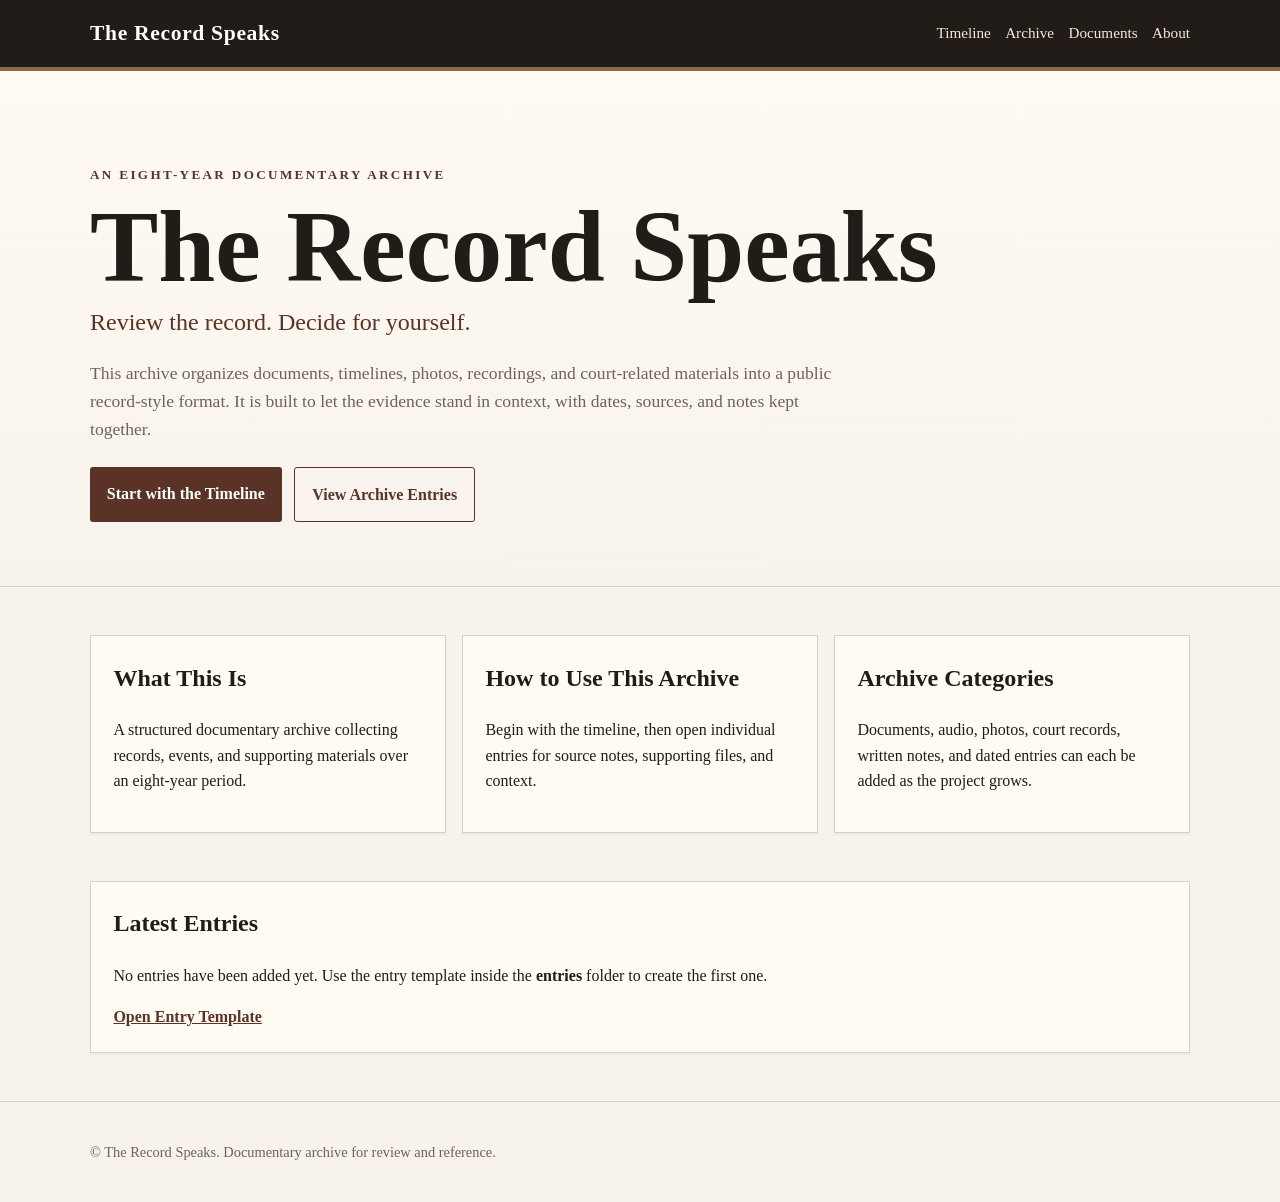
<file: index.html>
<!DOCTYPE html>
<html lang="en">
<head>
  <meta charset="UTF-8" />
  <meta name="viewport" content="width=device-width, initial-scale=1.0" />
  <title>The Record Speaks</title>
  <link rel="stylesheet" href="assets/css/style.css" />
</head>
<body>
  <header class="site-header">
    <div class="container nav-wrap">
      <a class="brand" href="index.html">The Record Speaks</a>
      <nav>
        <a href="timeline.html">Timeline</a>
        <a href="archive.html">Archive</a>
        <a href="documents.html">Documents</a>
        <a href="about.html">About</a>
      </nav>
    </div>
  </header>

  <main>
    <section class="hero">
      <div class="container">
        <p class="eyebrow">An Eight-Year Documentary Archive</p>
        <h1>The Record Speaks</h1>
        <p class="tagline">Review the record. Decide for yourself.</p>
        <p class="intro">This archive organizes documents, timelines, photos, recordings, and court-related materials into a public record-style format. It is built to let the evidence stand in context, with dates, sources, and notes kept together.</p>
        <div class="button-row">
          <a class="button" href="timeline.html">Start with the Timeline</a>
          <a class="button secondary" href="archive.html">View Archive Entries</a>
        </div>
      </div>
    </section>

    <section class="container grid-section">
      <article class="card">
        <h2>What This Is</h2>
        <p>A structured documentary archive collecting records, events, and supporting materials over an eight-year period.</p>
      </article>
      <article class="card">
        <h2>How to Use This Archive</h2>
        <p>Begin with the timeline, then open individual entries for source notes, supporting files, and context.</p>
      </article>
      <article class="card">
        <h2>Archive Categories</h2>
        <p>Documents, audio, photos, court records, written notes, and dated entries can each be added as the project grows.</p>
      </article>
    </section>

    <section class="container callout">
      <h2>Latest Entries</h2>
      <p>No entries have been added yet. Use the entry template inside the <strong>entries</strong> folder to create the first one.</p>
      <a href="entries/template.html">Open Entry Template</a>
    </section>
  </main>

  <footer>
    <div class="container">
      <p>© The Record Speaks. Documentary archive for review and reference.</p>
    </div>
  </footer>
</body>
</html>
</file>
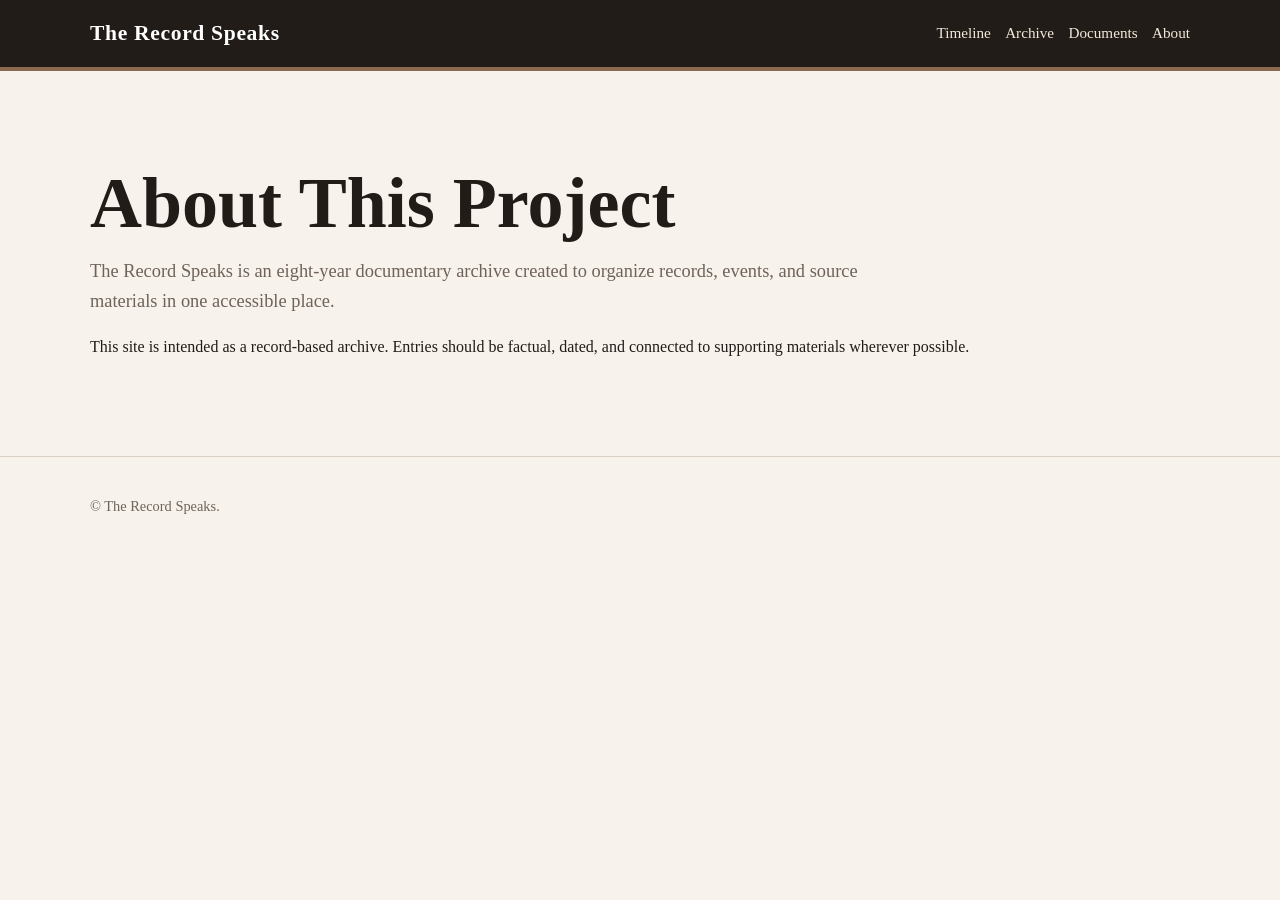
<file: about.html>
<!DOCTYPE html><html lang="en"><head><meta charset="UTF-8"><meta name="viewport" content="width=device-width, initial-scale=1.0"><title>About | The Record Speaks</title><link rel="stylesheet" href="assets/css/style.css"></head><body><header class="site-header"><div class="container nav-wrap"><a class="brand" href="index.html">The Record Speaks</a><nav><a href="timeline.html">Timeline</a><a href="archive.html">Archive</a><a href="documents.html">Documents</a><a href="about.html">About</a></nav></div></header><main class="container page"><h1>About This Project</h1><p class="lead">The Record Speaks is an eight-year documentary archive created to organize records, events, and source materials in one accessible place.</p><p>This site is intended as a record-based archive. Entries should be factual, dated, and connected to supporting materials wherever possible.</p></main><footer><div class="container"><p>© The Record Speaks.</p></div></footer></body></html>
</file>
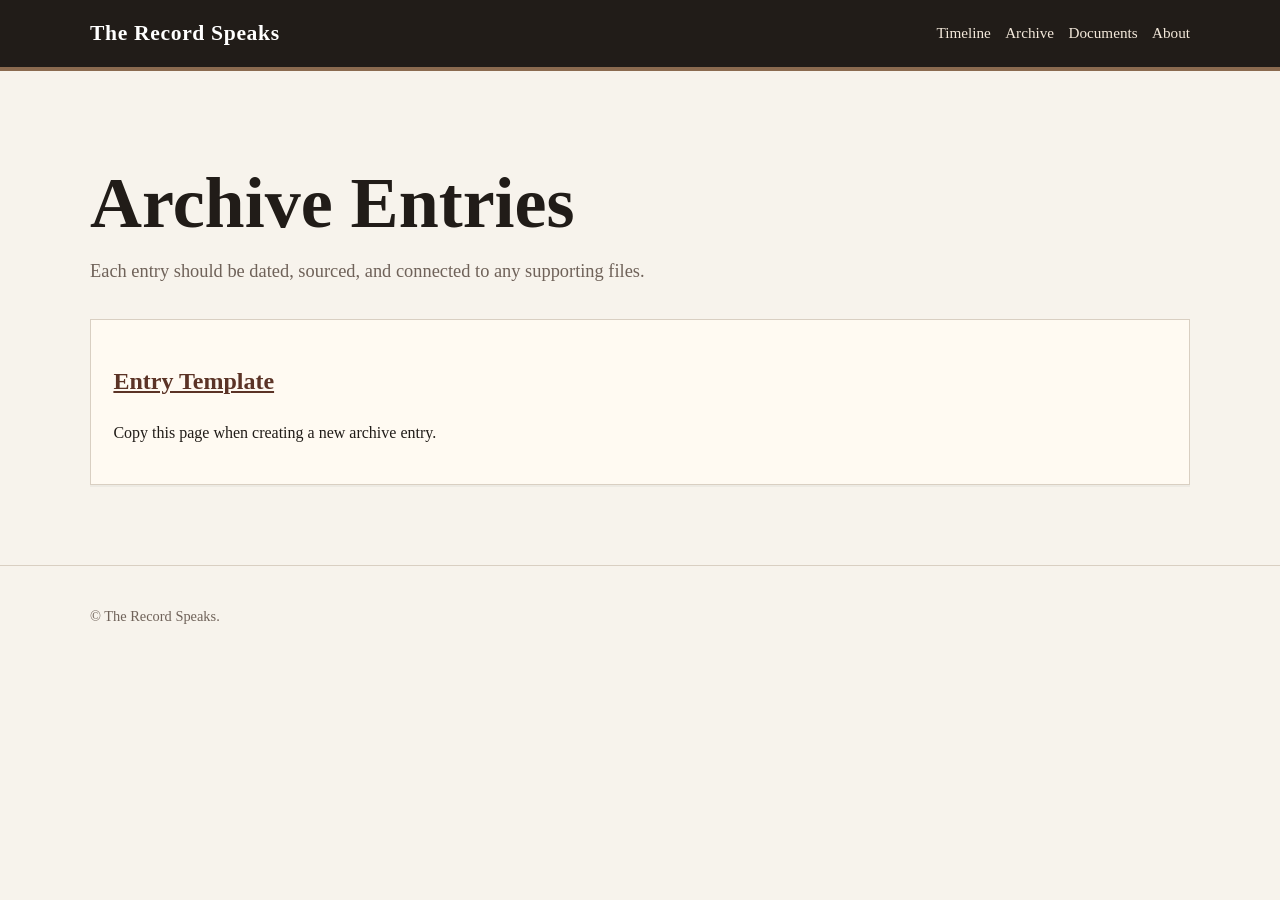
<file: archive.html>
<!DOCTYPE html><html lang="en"><head><meta charset="UTF-8"><meta name="viewport" content="width=device-width, initial-scale=1.0"><title>Archive | The Record Speaks</title><link rel="stylesheet" href="assets/css/style.css"></head><body><header class="site-header"><div class="container nav-wrap"><a class="brand" href="index.html">The Record Speaks</a><nav><a href="timeline.html">Timeline</a><a href="archive.html">Archive</a><a href="documents.html">Documents</a><a href="about.html">About</a></nav></div></header><main class="container page"><h1>Archive Entries</h1><p class="lead">Each entry should be dated, sourced, and connected to any supporting files.</p><div class="entry-list"><article><h2><a href="entries/template.html">Entry Template</a></h2><p>Copy this page when creating a new archive entry.</p></article></div></main><footer><div class="container"><p>© The Record Speaks.</p></div></footer></body></html>
</file>
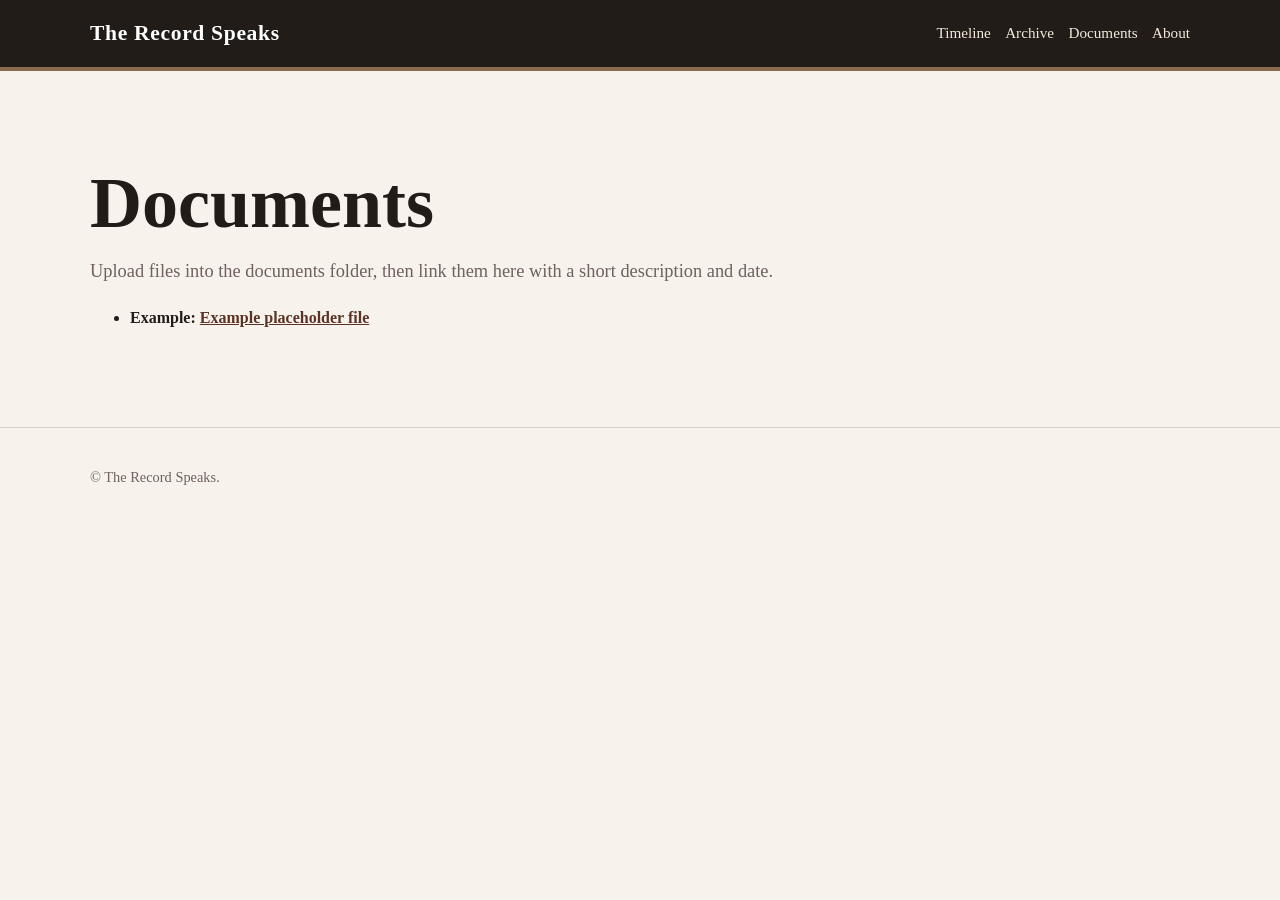
<file: documents.html>
<!DOCTYPE html><html lang="en"><head><meta charset="UTF-8"><meta name="viewport" content="width=device-width, initial-scale=1.0"><title>Documents | The Record Speaks</title><link rel="stylesheet" href="assets/css/style.css"></head><body><header class="site-header"><div class="container nav-wrap"><a class="brand" href="index.html">The Record Speaks</a><nav><a href="timeline.html">Timeline</a><a href="archive.html">Archive</a><a href="documents.html">Documents</a><a href="about.html">About</a></nav></div></header><main class="container page"><h1>Documents</h1><p class="lead">Upload files into the documents folder, then link them here with a short description and date.</p><ul class="file-list"><li><strong>Example:</strong> <a href="documents/example-placeholder.txt">Example placeholder file</a></li></ul></main><footer><div class="container"><p>© The Record Speaks.</p></div></footer></body></html>
</file>
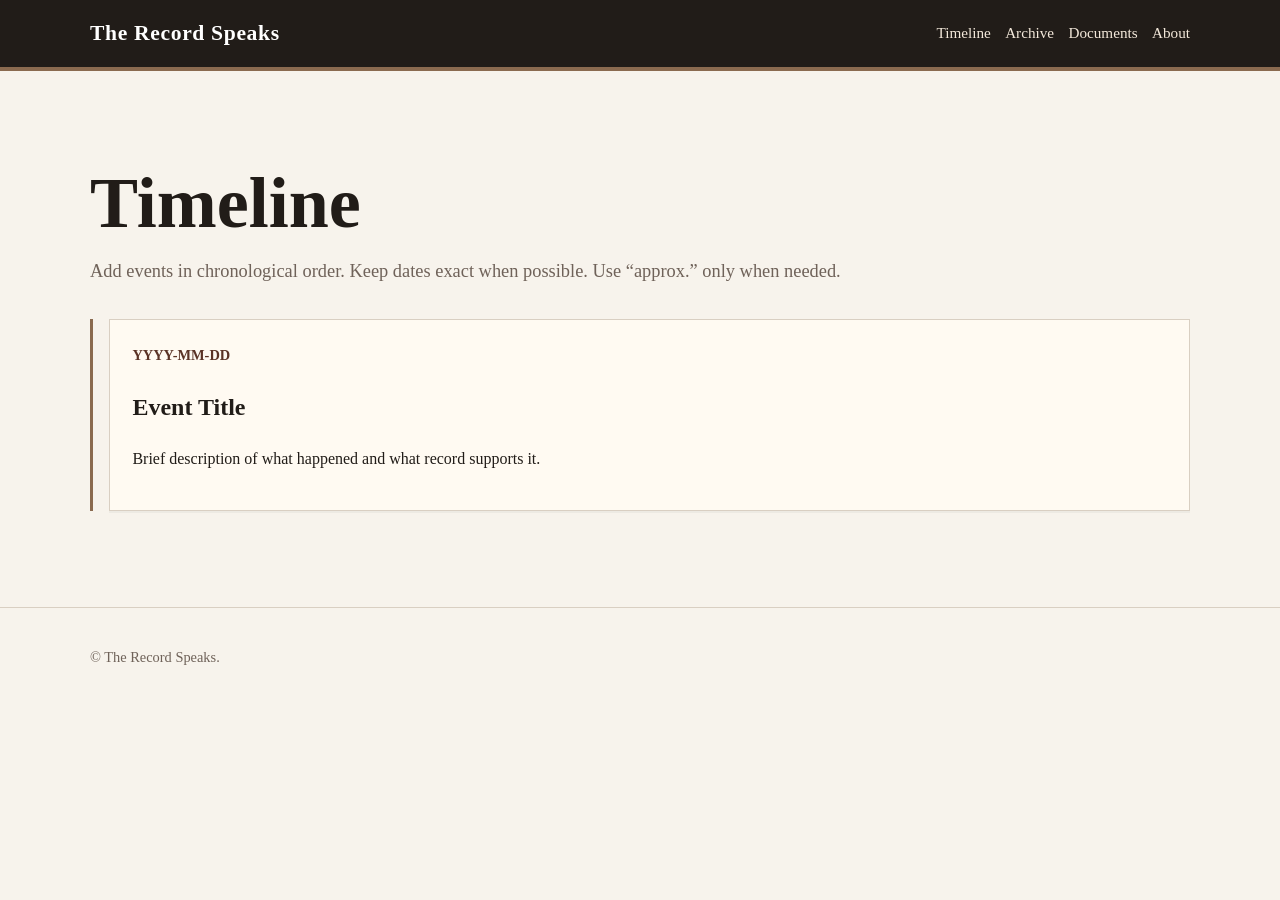
<file: timeline.html>
<!DOCTYPE html><html lang="en"><head><meta charset="UTF-8"><meta name="viewport" content="width=device-width, initial-scale=1.0"><title>Timeline | The Record Speaks</title><link rel="stylesheet" href="assets/css/style.css"></head><body><header class="site-header"><div class="container nav-wrap"><a class="brand" href="index.html">The Record Speaks</a><nav><a href="timeline.html">Timeline</a><a href="archive.html">Archive</a><a href="documents.html">Documents</a><a href="about.html">About</a></nav></div></header><main class="container page"><h1>Timeline</h1><p class="lead">Add events in chronological order. Keep dates exact when possible. Use “approx.” only when needed.</p><section class="timeline"><div class="timeline-item"><span class="date">YYYY-MM-DD</span><h2>Event Title</h2><p>Brief description of what happened and what record supports it.</p></div></section></main><footer><div class="container"><p>© The Record Speaks.</p></div></footer></body></html>
</file>
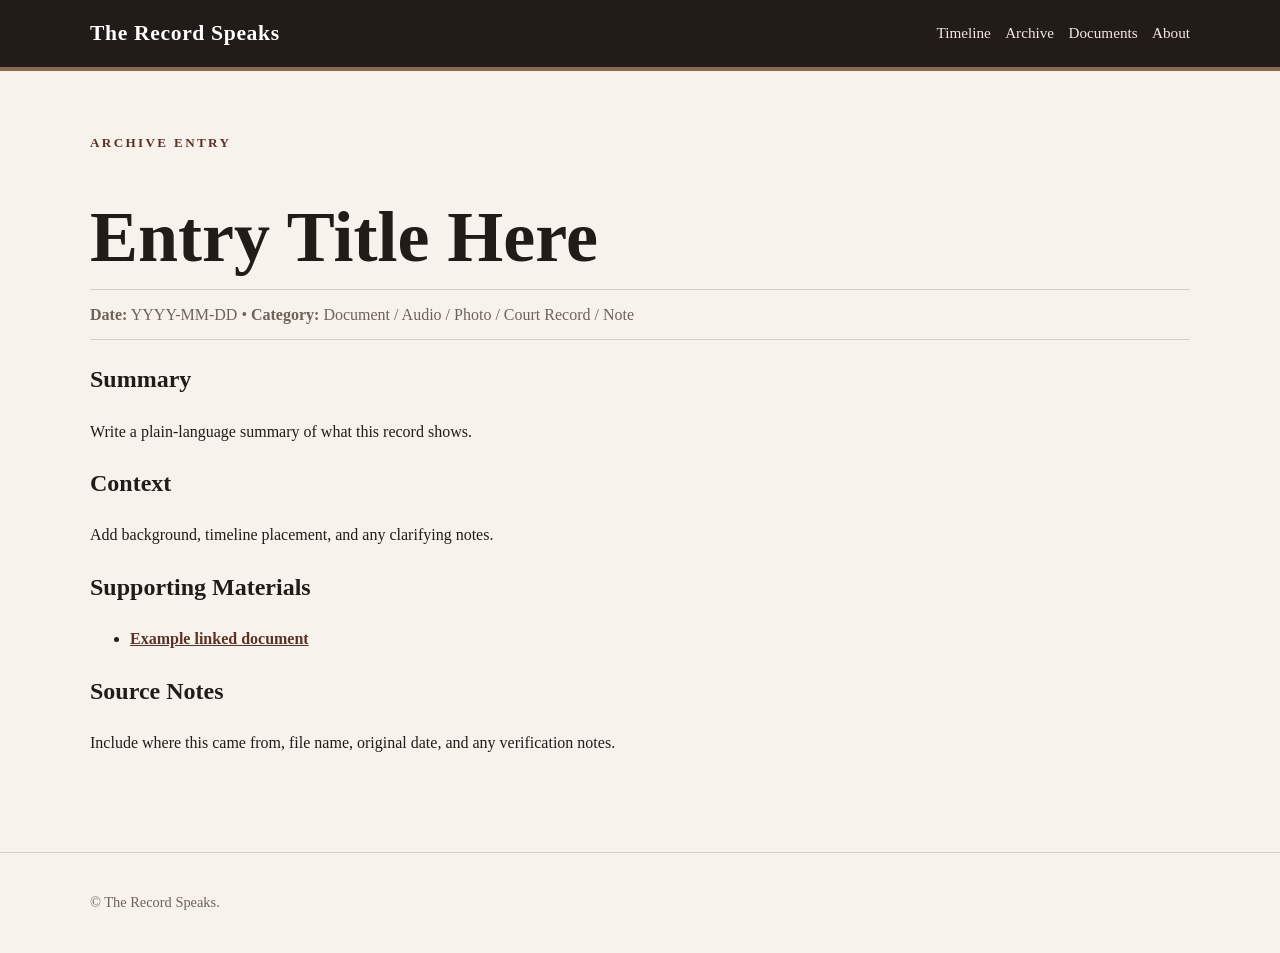
<file: entries/template.html>
<!DOCTYPE html><html lang="en"><head><meta charset="UTF-8"><meta name="viewport" content="width=device-width, initial-scale=1.0"><title>Entry Template | The Record Speaks</title><link rel="stylesheet" href="../assets/css/style.css"></head><body><header class="site-header"><div class="container nav-wrap"><a class="brand" href="../index.html">The Record Speaks</a><nav><a href="../timeline.html">Timeline</a><a href="../archive.html">Archive</a><a href="../documents.html">Documents</a><a href="../about.html">About</a></nav></div></header><main class="container page entry"><p class="eyebrow">Archive Entry</p><h1>Entry Title Here</h1><p class="meta"><strong>Date:</strong> YYYY-MM-DD • <strong>Category:</strong> Document / Audio / Photo / Court Record / Note</p><section><h2>Summary</h2><p>Write a plain-language summary of what this record shows.</p></section><section><h2>Context</h2><p>Add background, timeline placement, and any clarifying notes.</p></section><section><h2>Supporting Materials</h2><ul><li><a href="../documents/example-placeholder.txt">Example linked document</a></li></ul></section><section><h2>Source Notes</h2><p>Include where this came from, file name, original date, and any verification notes.</p></section></main><footer><div class="container"><p>© The Record Speaks.</p></div></footer></body></html>
</file>
<file: assets/css/style.css>
:root{--bg:#f7f3ec;--paper:#fffaf2;--ink:#211c18;--muted:#6f6259;--line:#d9cfc2;--accent:#5b3326;--accent2:#8a6a4f}*{box-sizing:border-box}body{margin:0;background:var(--bg);color:var(--ink);font-family:Georgia,'Times New Roman',serif;line-height:1.6}.container{width:min(1100px,92%);margin:0 auto}.site-header{background:#211c18;color:#fff;border-bottom:4px solid var(--accent2)}.nav-wrap{display:flex;justify-content:space-between;align-items:center;gap:1rem;padding:1rem 0}.brand{font-size:1.35rem;font-weight:bold;color:#fff;text-decoration:none;letter-spacing:.03em}nav{display:flex;flex-wrap:wrap;gap:.9rem}nav a{color:#f4e9db;text-decoration:none;font-size:.95rem}nav a:hover{text-decoration:underline}.hero{padding:5rem 0 4rem;background:linear-gradient(180deg,#fffaf2 0%,#f7f3ec 100%);border-bottom:1px solid var(--line)}.eyebrow{text-transform:uppercase;letter-spacing:.18em;color:var(--accent);font-size:.82rem;font-weight:bold}.hero h1{font-size:clamp(3rem,8vw,6.5rem);line-height:.95;margin:.4rem 0}.tagline{font-size:1.5rem;color:var(--accent);margin:.5rem 0 1rem}.intro{max-width:760px;font-size:1.1rem;color:var(--muted)}.button-row{display:flex;flex-wrap:wrap;gap:.8rem;margin-top:1.5rem}.button{display:inline-block;background:var(--accent);color:#fff;padding:.85rem 1.05rem;text-decoration:none;border-radius:3px;font-weight:bold}.button.secondary{background:transparent;color:var(--accent);border:1px solid var(--accent)}.grid-section{display:grid;grid-template-columns:repeat(3,1fr);gap:1rem;padding:3rem 0}.card,.callout,.entry-list article,.timeline-item{background:var(--paper);border:1px solid var(--line);padding:1.4rem;box-shadow:0 2px 0 rgba(0,0,0,.04)}.card h2,.callout h2{margin-top:0}.callout{margin-bottom:3rem}.page{padding:3rem 0 5rem}.page h1{font-size:clamp(2.4rem,6vw,4.5rem);line-height:1;margin-bottom:.75rem}.lead{font-size:1.15rem;color:var(--muted);max-width:780px}.entry-list{display:grid;gap:1rem;margin-top:2rem}.entry-list a,.callout a,.file-list a,.entry a{color:var(--accent);font-weight:bold}.timeline{border-left:3px solid var(--accent2);padding-left:1rem;margin-top:2rem}.timeline-item{margin-bottom:1rem}.date{font-weight:bold;color:var(--accent);font-size:.9rem}.meta{color:var(--muted);border-top:1px solid var(--line);border-bottom:1px solid var(--line);padding:.75rem 0}footer{border-top:1px solid var(--line);padding:1.5rem 0;color:var(--muted);font-size:.9rem}@media(max-width:760px){.nav-wrap{align-items:flex-start;flex-direction:column}.grid-section{grid-template-columns:1fr}.hero{padding:3.5rem 0}.hero h1{font-size:3.25rem}}
</file>
